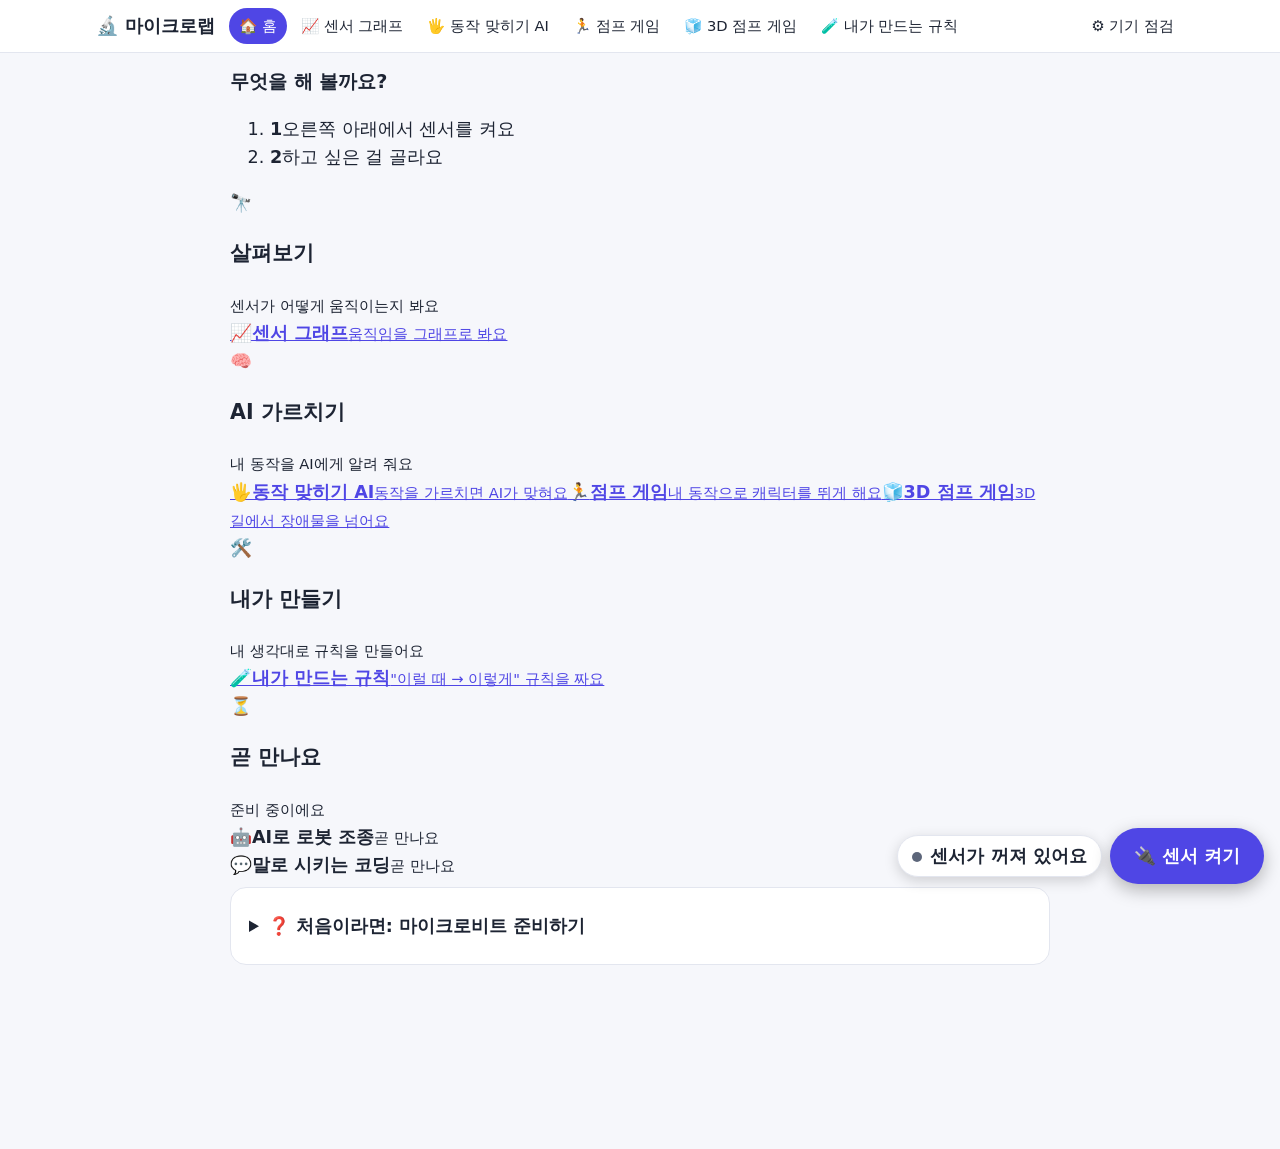
<file: index.html>
<!doctype html>
<html lang="ko">
<head>
<meta charset="utf-8">
<meta name="viewport" content="width=device-width, initial-scale=1">
<title>마이크로랩</title>
<link rel="stylesheet" href="css/style.css">
</head>
<body>
<header class="topnav" id="topnav">
  <div class="topnav-in">
    <a class="brand" href="#/">🔬 마이크로랩</a>
    <button class="nav-toggle" data-nav-toggle aria-expanded="false" aria-controls="nav-menu">☰ 메뉴</button>
    <nav class="nav-menu" id="nav-menu" data-nav-menu aria-label="메뉴"></nav>
  </div>
</header>
<main>

  <section class="sensorbar" aria-label="센서 켜기">
    <div class="sensorbar-row">
      <span id="status" class="status" role="status">센서가 꺼져 있어요</span>
      <button id="btn-start" class="start-btn" aria-expanded="false" aria-controls="connect-pick">🔌 센서 켜기</button>
      <button id="btn-disconnect" class="ghost" hidden>연결 끊기</button>
    </div>
    <div id="connect-pick" class="connect-pick" hidden>
      <p class="pick-title">어떻게 켤까요?</p>
      <div class="pick-grid">
        <button id="btn-connect" class="pick"><span class="em">🔌</span><b>USB로 켜기</b><small>케이블로 연결해요</small></button>
        <button id="btn-ble" class="pick"><span class="em">📶</span><b>블루투스로 켜기</b><small>선 없이 연결해요 (v2만)</small></button>
        <button id="btn-sim" class="pick"><span class="em">🖱️</span><b>마우스로 해 보기</b><small>마이크로비트가 없어도 돼요</small></button>
      </div>
    </div>
  </section>
  <div id="msg" class="msg" role="status" hidden></div>
  <div id="sim-float" class="pad-float" hidden>
    <div class="pad-bar" id="pad-bar">🖱️ 마우스 판 <button id="pad-fold" type="button" aria-expanded="true">접기</button></div>
    <div id="sim-pad" class="pad">
      <div class="pad-hint" id="pad-hint">🖱️ 여기서 마우스를<br>움직여 봐요</div>
      <div class="pad-scene" aria-hidden="true"><div class="pad-board" id="pad-board"><i class="btn-a"></i><i class="btn-b"></i></div></div>
      <div class="pad-dot" id="pad-dot" aria-hidden="true"></div>
      <div class="pad-state" id="pad-state" role="status">판 밖이에요 · 센서는 가만히 있어요</div>
    </div>
  </div>

  <div id="view"></div>

  <details id="setup" class="card">
    <summary>❓ 처음이라면: 마이크로비트 준비하기</summary>
    <ol>
      <li><a href="firmware/microlab.hex" download="microlab.hex">📥 프로그램 파일(microlab.hex) 받기</a>를 눌러 파일을 받아요.</li>
      <li>받은 파일을 마이크로비트(MICROBIT 드라이브)에 끌어다 놓아요. 화면에 하트가 깜빡이면 성공이에요.</li>
      <li>USB 케이블로 컴퓨터와 연결해요. (충전만 되는 케이블은 안 돼요)</li>
      <li>크롬이나 엣지에서 오른쪽 아래의 "센서 켜기 → USB로 켜기"를 누르고 목록에서 마이크로비트를 골라요.</li>
    </ol>
    <p><b>📶 선 없이 쓰고 싶다면 (micro:bit v2만 가능)</b></p>
    <ol>
      <li><a href="firmware/microlab-ble.hex" download="microlab-ble.hex">📥 블루투스용 파일(microlab-ble.hex) 받기</a>를 눌러 마이크로비트(MICROBIT 드라이브)에 끌어다 놓아요.</li>
      <li>건전지 팩을 연결하고 켜요. (USB 케이블은 빼도 돼요)</li>
      <li>컴퓨터의 블루투스를 켜고, 크롬이나 엣지에서 오른쪽 아래의 "센서 켜기 → 블루투스로 켜기"를 눌러 목록에서 "BBC micro:bit"를 골라요. 연결되면 하트가 깜빡여요.</li>
    </ol>
    <p class="small">컴퓨터가 괜찮은지 궁금하면 <a href="tools/device-check/">기기 점검 페이지</a>를 열어 보세요.</p>
  </details>
</main>
<script type="module" src="js/app.js"></script>
</body>
</html>
</file>
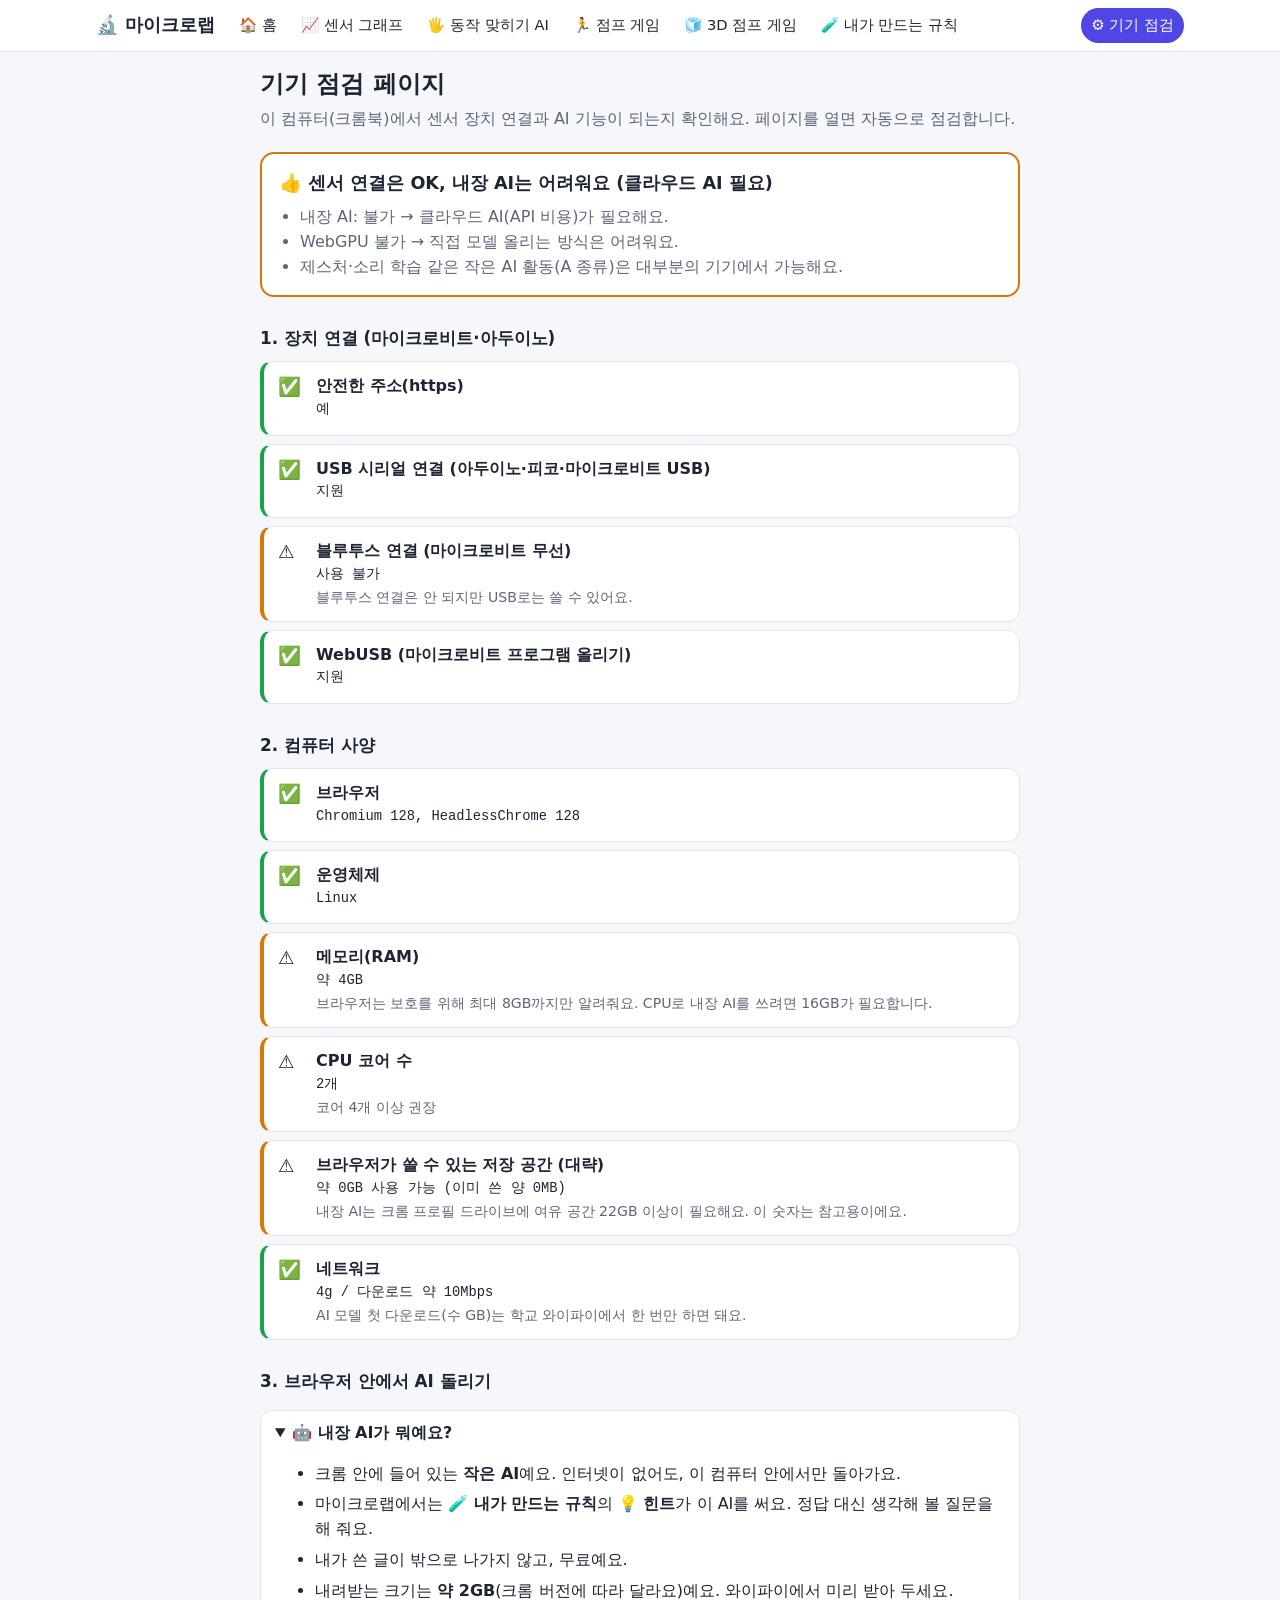
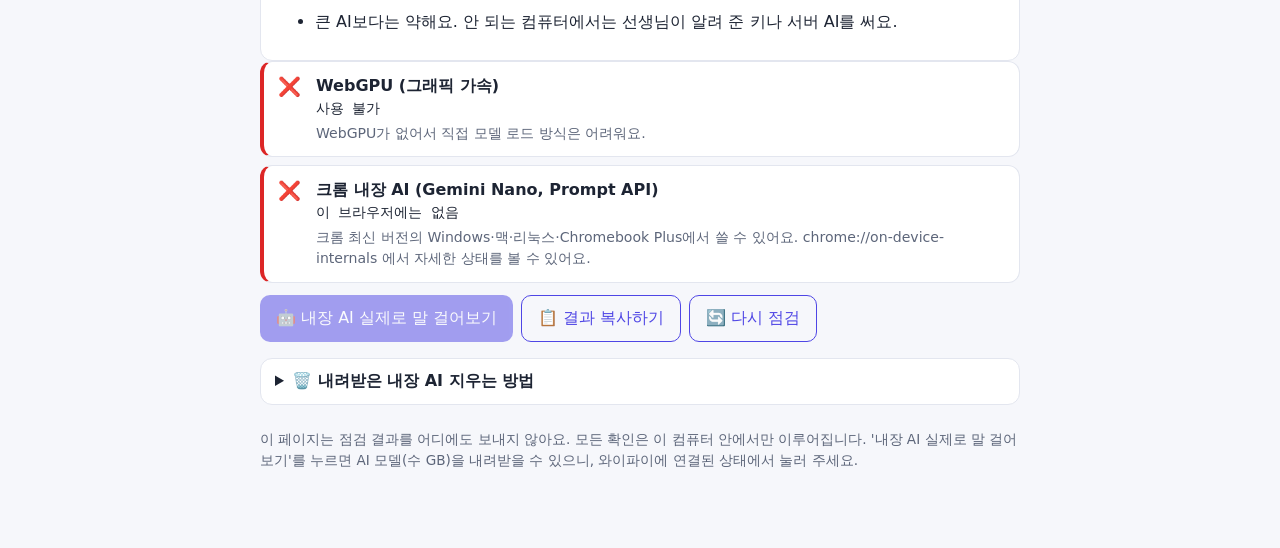
<file: tools/device-check/index.html>
<!doctype html>
<html lang="ko">
<head>
<meta charset="utf-8">
<meta name="viewport" content="width=device-width, initial-scale=1">
<title>기기 점검 페이지</title>
<style>
  :root {
    --bg: #f6f7fb; --card: #fff; --text: #1d2433; --sub: #5d667a; --line: #e3e6ef;
    --ok: #16a34a; --warn: #d97706; --bad: #dc2626; --accent: #4f46e5;
  }
  @media (prefers-color-scheme: dark) {
    :root { --bg: #12141c; --card: #1b1e29; --text: #eceef5; --sub: #a0a8bd; --line: #2b3042; --accent: #818cf8; }
  }
  * { box-sizing: border-box; }
  body { margin: 0; padding: 24px 16px 64px; background: var(--bg); color: var(--text);
    font-family: -apple-system, "Apple SD Gothic Neo", "Noto Sans KR", system-ui, sans-serif; line-height: 1.55; }
  main { max-width: 760px; margin: 0 auto; }
  h1 { font-size: 1.5rem; margin: 0 0 4px; }
  .lead { color: var(--sub); margin: 0 0 20px; }
  h2 { font-size: 1.05rem; margin: 28px 0 10px; }
  .verdict { background: var(--card); border: 2px solid var(--line); border-radius: 14px; padding: 16px 18px; margin-bottom: 8px; }
  .verdict b { font-size: 1.1rem; }
  .verdict ul { margin: 8px 0 0; padding-left: 20px; color: var(--sub); }
  .row { display: grid; grid-template-columns: 28px 1fr; gap: 10px; background: var(--card);
    border: 1px solid var(--line); border-radius: 12px; padding: 12px 14px; margin-bottom: 8px; }
  .icon { font-size: 1.15rem; line-height: 1.4; }
  .name { font-weight: 600; }
  .value { font-family: ui-monospace, Menlo, monospace; font-size: .86rem; color: var(--text); word-break: break-all; }
  .hint { color: var(--sub); font-size: .88rem; margin-top: 2px; }
  .ok .icon::before { content: "✅"; } .warn .icon::before { content: "⚠️"; } .bad .icon::before { content: "❌"; }
  .wait .icon::before { content: "⏳"; }
  .ok { border-left: 4px solid var(--ok); } .warn { border-left: 4px solid var(--warn); }
  .bad { border-left: 4px solid var(--bad); }
  .actions { display: flex; flex-wrap: wrap; gap: 8px; margin: 12px 0; }
  button { font: inherit; background: var(--accent); color: #fff; border: 0; border-radius: 10px;
    padding: 10px 16px; cursor: pointer; }
  button.ghost { background: transparent; color: var(--accent); border: 1.5px solid var(--accent); }
  button:disabled { opacity: .5; cursor: default; }
  progress { width: 100%; height: 14px; margin-top: 8px; }
  pre { background: var(--card); border: 1px solid var(--line); border-radius: 10px; padding: 12px;
    white-space: pre-wrap; font-size: .85rem; margin: 8px 0 0; }
  .pct { font-weight: 700; margin-top: 6px; }
  .toast { position: fixed; left: 50%; bottom: 24px; transform: translate(-50%, 20px); background: var(--ok); color: #fff;
    padding: 12px 20px; border-radius: 12px; box-shadow: 0 6px 20px rgba(0,0,0,.25); opacity: 0; pointer-events: none;
    transition: opacity .25s, transform .25s; max-width: calc(100vw - 32px); z-index: 10; }
  .toast.show { opacity: 1; transform: translate(-50%, 0); }
  details.del { background: var(--card); border: 1px solid var(--line); border-radius: 12px; padding: 10px 14px; margin-top: 16px; }
  details.del summary { cursor: pointer; font-weight: 600; }
  details.del ol { margin: 8px 0 0; padding-left: 20px; }
  details.del li { margin-bottom: 6px; }
  details.del code { background: var(--bg); padding: 1px 6px; border-radius: 6px; word-break: break-all; }
/* 맨 위 메뉴 바 */
  .topnav { position: sticky; top: 0; z-index: 20; background: var(--card); border-bottom: 1px solid var(--line); margin: -24px -16px 14px; }
  .topnav-in { max-width: 1120px; margin: 0 auto; padding: 8px 16px; display: flex; align-items: center; flex-wrap: wrap; gap: 6px 14px; }
  .brand { font-weight: 800; font-size: 1.15rem; color: var(--text); text-decoration: none; white-space: nowrap; }
  .nav-menu { display: flex; flex-wrap: wrap; gap: 4px; flex: 1; }
  .nav-menu a { padding: 6px 10px; border-radius: 999px; color: var(--text); text-decoration: none; font-size: .92rem; white-space: nowrap; }
  .nav-menu a:hover { background: rgba(129,140,248,.18); }
  .nav-menu a[aria-current="page"] { background: var(--accent); color: #fff; }
  .nav-menu .nav-right { margin-left: auto; }
  .nav-toggle { display: none; margin-left: auto; }
  @media (max-width: 760px) {
    .nav-toggle { display: inline-block; }
    .nav-menu { display: none; flex-basis: 100%; flex-direction: column; padding-bottom: 6px; }
    .nav-menu.open { display: flex; }
    .nav-menu a { padding: 10px 12px; border-radius: 10px; font-size: 1rem; }
    .nav-menu .nav-right { margin-left: 0; }
  }
  
  .note { color: var(--sub); font-size: .85rem; margin-top: 24px; }
</style>
</head>
<body>
<header class="topnav" id="topnav">
  <div class="topnav-in">
    <a class="brand" href="../../#/">🔬 마이크로랩</a>
    <button class="nav-toggle" data-nav-toggle aria-expanded="false" aria-controls="nav-menu">☰ 메뉴</button>
    <nav class="nav-menu" id="nav-menu" data-nav-menu aria-label="메뉴"></nav>
  </div>
</header>
<main>
  <h1>기기 점검 페이지</h1>
  <p class="lead">이 컴퓨터(크롬북)에서 센서 장치 연결과 AI 기능이 되는지 확인해요. 페이지를 열면 자동으로 점검합니다.</p>

  <div class="verdict" id="verdict"><b>점검 중...</b></div>

  <h2>1. 장치 연결 (마이크로비트·아두이노)</h2>
  <div id="group-connect"></div>

  <h2>2. 컴퓨터 사양</h2>
  <div id="group-spec"></div>

  <h2>3. 브라우저 안에서 AI 돌리기</h2>
  <details class="del" id="ai-about" open>
    <summary>🤖 내장 AI가 뭐예요?</summary>
    <ul>
      <li>크롬 안에 들어 있는 <b>작은 AI</b>예요. 인터넷이 없어도, 이 컴퓨터 안에서만 돌아가요.</li>
      <li>마이크로랩에서는 <b>🧪 내가 만드는 규칙</b>의 <b>💡 힌트</b>가 이 AI를 써요. 정답 대신 생각해 볼 질문을 해 줘요.</li>
      <li>내가 쓴 글이 밖으로 나가지 않고, 무료예요.</li>
      <li>내려받는 크기는 <b>약 2GB</b>(크롬 버전에 따라 달라요)예요. 와이파이에서 미리 받아 두세요.</li>
      <li>큰 AI보다는 약해요. 안 되는 컴퓨터에서는 선생님이 알려 준 키나 서버 AI를 써요.</li>
    </ul>
  </details>
  <div id="group-ai"></div>

  <div class="actions">
    <button id="btn-test" disabled>🤖 내장 AI 실제로 말 걸어보기</button>
    <button id="btn-copy" class="ghost">📋 결과 복사하기</button>
    <button id="btn-rerun" class="ghost">🔄 다시 점검</button>
  </div>
  <progress id="progress" max="1" value="0" hidden></progress>
  <div class="pct" id="pct" hidden></div>
  <pre id="test-out" hidden></pre>

  <details class="del" id="del-guide">
    <summary>🗑️ 내려받은 내장 AI 지우는 방법</summary>
    <p class="hint">내장 AI 모델은 크롬이 관리해서, 웹페이지가 직접 지울 수 없어요. 아래 순서로 지워 주세요.</p>
    <ol>
      <li>크롬 <b>설정 → 시스템</b>에서 <b>온디바이스 AI</b>(On-device AI)를 꺼요. 끄면 모델이 지워지고 다시 받지 않아요.</li>
      <li>그 메뉴가 없으면 주소창에 <code>chrome://flags</code>를 열고 <b>Prompt API for Gemini Nano</b>와 <b>Enable on device model</b> 같은 항목을 <b>Disabled</b>로 바꾼 뒤 크롬을 다시 시작해요.</li>
      <li>그래도 남아 있으면 크롬을 끈 뒤 폴더 <code>OptGuideOnDeviceModel</code>을 지워요.<br>
        맥: <code>~/Library/Application Support/Google/Chrome/OptGuideOnDeviceModel</code><br>
        윈도우: <code>%LOCALAPPDATA%\Google\Chrome\User Data\OptGuideOnDeviceModel</code></li>
    </ol>
    <p class="hint">1·2번을 하지 않고 폴더만 지우면 크롬이 다시 내려받을 수 있어요. 크롬 버전에 따라 메뉴 이름이 다를 수 있어요.</p>
  </details>
  <div class="toast" id="toast" role="status" aria-live="polite"></div>

  <p class="note">
    이 페이지는 점검 결과를 어디에도 보내지 않아요. 모든 확인은 이 컴퓨터 안에서만 이루어집니다.
    '내장 AI 실제로 말 걸어보기'를 누르면 AI 모델(수 GB)을 내려받을 수 있으니, 와이파이에 연결된 상태에서 눌러 주세요.
  </p>
</main>

<script type="module">
  import { buildNav } from "../../js/nav.js";
  buildNav({ bar: document.getElementById("topnav"), base: "../../", current: "device-check" });
</script>
<script>
(() => {
  const $ = (id) => document.getElementById(id);
  const results = [];           // 복사용 보고서 데이터
  let aiState = "unknown";      // 내장 AI 상태
  let gpuOk = false;
  let serialOk = false, bleOk = false;

  const makeRow = (group, title) => {
    const el = document.createElement("div");
    el.className = "row wait";
    const icon = document.createElement("div"); icon.className = "icon";
    const body = document.createElement("div");
    const name = document.createElement("div"); name.className = "name"; name.textContent = title;
    const val = document.createElement("div"); val.className = "value";
    const hint = document.createElement("div"); hint.className = "hint";
    body.append(name, val, hint);
    el.append(icon, body);
    $(group).appendChild(el);
    return {
      set(status, value, hintText) {
        el.className = "row " + status;
        val.textContent = value || "";
        hint.textContent = hintText || "";
        results.push(`${{ok: "[OK]", warn: "[주의]", bad: "[안됨]"}[status]} ${title}: ${value || ""}`);
      }
    };
  };

  async function runChecks() {
    results.length = 0;
    ["group-connect", "group-spec", "group-ai"].forEach((g) => ($(g).textContent = ""));

    // ---- 1. 장치 연결 ----
    const secure = makeRow("group-connect", "안전한 주소(https)");
    secure.set(window.isSecureContext ? "ok" : "bad",
      window.isSecureContext ? "예" : "아니요",
      window.isSecureContext ? "" : "https 주소나 localhost에서만 장치 연결이 됩니다.");

    const serial = makeRow("group-connect", "USB 시리얼 연결 (아두이노·피코·마이크로비트 USB)");
    serialOk = "serial" in navigator;
    serial.set(serialOk ? "ok" : "bad", serialOk ? "지원" : "지원 안 함",
      serialOk ? "" : "크롬 또는 엣지 브라우저가 필요해요. 사파리·아이패드는 안 됩니다.");

    const ble = makeRow("group-connect", "블루투스 연결 (마이크로비트 무선)");
    bleOk = "bluetooth" in navigator;
    let bleNote = "";
    if (bleOk && navigator.bluetooth.getAvailability) {
      try {
        const avail = await navigator.bluetooth.getAvailability();
        if (!avail) { bleOk = false; bleNote = "브라우저는 지원하지만 이 컴퓨터의 블루투스가 꺼져 있거나 없어요."; }
      } catch (e) { /* 무시 */ }
    }
    ble.set(bleOk ? "ok" : "warn", bleOk ? "사용 가능" : "사용 불가",
      bleOk ? "" : (bleNote || "블루투스 연결은 안 되지만 USB로는 쓸 수 있어요."));

    const usb = makeRow("group-connect", "WebUSB (마이크로비트 프로그램 올리기)");
    usb.set("usb" in navigator ? "ok" : "warn", "usb" in navigator ? "지원" : "지원 안 함", "");

    // ---- 2. 컴퓨터 사양 ----
    const brands = (navigator.userAgentData && navigator.userAgentData.brands || [])
      .filter((b) => !/Not/i.test(b.brand)).map((b) => `${b.brand} ${b.version}`).join(", ");
    const br = makeRow("group-spec", "브라우저");
    const isChrome = /Chrom/.test(navigator.userAgent) && !/Edg|OPR/.test(navigator.userAgent);
    br.set(isChrome ? "ok" : "warn", brands || navigator.userAgent,
      isChrome ? "" : "내장 AI는 크롬에서만 확인할 수 있어요.");

    const os = makeRow("group-spec", "운영체제");
    const isCros = /CrOS/.test(navigator.userAgent);
    os.set("ok", (navigator.userAgentData && navigator.userAgentData.platform) || navigator.platform,
      isCros ? "크롬북이에요. 내장 AI는 'Chromebook Plus' 기종만 지원합니다 (아래 결과로 확인)." : "");

    const mem = makeRow("group-spec", "메모리(RAM)");
    const dm = navigator.deviceMemory;
    mem.set(dm >= 8 ? "ok" : dm ? "warn" : "warn",
      dm ? (dm >= 8 ? "8GB 이상" : `약 ${dm}GB`) : "알 수 없음",
      "브라우저는 보호를 위해 최대 8GB까지만 알려줘요. CPU로 내장 AI를 쓰려면 16GB가 필요합니다.");

    const cpu = makeRow("group-spec", "CPU 코어 수");
    const cores = navigator.hardwareConcurrency;
    cpu.set(cores >= 4 ? "ok" : "warn", `${cores || "?"}개`, cores >= 4 ? "" : "코어 4개 이상 권장");

    const st = makeRow("group-spec", "브라우저가 쓸 수 있는 저장 공간 (대략)");
    try {
      const est = await navigator.storage.estimate();
      const gb = (est.quota / 1e9);
      st.set(gb >= 22 ? "ok" : "warn", `약 ${gb.toFixed(0)}GB 사용 가능 (이미 쓴 양 ${(est.usage / 1e6).toFixed(0)}MB)`,
        "내장 AI는 크롬 프로필 드라이브에 여유 공간 22GB 이상이 필요해요. 이 숫자는 참고용이에요.");
    } catch (e) { st.set("warn", "확인 못함", ""); }

    const net = makeRow("group-spec", "네트워크");
    const c = navigator.connection;
    net.set(c && c.saveData ? "warn" : "ok",
      c ? `${c.effectiveType || "?"} / 다운로드 약 ${c.downlink || "?"}Mbps${c.saveData ? " / 데이터 절약 모드" : ""}` : "알 수 없음",
      "AI 모델 첫 다운로드(수 GB)는 학교 와이파이에서 한 번만 하면 돼요.");

    // ---- 3. AI ----
    const gpu = makeRow("group-ai", "WebGPU (그래픽 가속)");
    try {
      if (!navigator.gpu) throw new Error("none");
      const adapter = await navigator.gpu.requestAdapter();
      if (!adapter) throw new Error("noadapter");
      const info = adapter.info || (adapter.requestAdapterInfo ? await adapter.requestAdapterInfo() : {});
      const maxBuf = (adapter.limits.maxBufferSize / 1e9).toFixed(1);
      gpuOk = true;
      gpu.set("ok", `${info.vendor || "?"} ${info.architecture || ""} / 최대 버퍼 ${maxBuf}GB${adapter.features.has("shader-f16") ? " / f16 지원" : ""}`,
        "브라우저에 직접 AI 모델(Gemma 등)을 올리는 방식은 이게 필요해요.");
    } catch (e) {
      gpuOk = false;
      gpu.set("bad", "사용 불가", "WebGPU가 없어서 직접 모델 로드 방식은 어려워요.");
    }

    const lm = makeRow("group-ai", "크롬 내장 AI (Gemini Nano, Prompt API)");
    aiState = "none";
    if (!("LanguageModel" in self)) {
      lm.set("bad", "이 브라우저에는 없음",
        "크롬 최신 버전의 Windows·맥·리눅스·Chromebook Plus에서 쓸 수 있어요. chrome://on-device-internals 에서 자세한 상태를 볼 수 있어요.");
    } else {
      try {
        const a = await LanguageModel.availability({
          expectedInputs: [{ type: "text", languages: ["en"] }],
          expectedOutputs: [{ type: "text", languages: ["en"] }],
        });
        aiState = a;
        const map = {
          available: ["ok", "바로 사용 가능 (모델이 이미 있어요)", ""],
          downloadable: ["ok", "사용 가능 (모델 다운로드 필요)", "아래 버튼으로 내려받고 테스트할 수 있어요."],
          downloading: ["warn", "모델 다운로드 중", "다 받아지면 다시 점검해 보세요."],
          unavailable: ["bad", "이 기기에서는 사용 불가", "사양이 부족하거나 지원하지 않는 기기예요. 클라우드 AI를 쓰는 방법이 필요해요."],
        };
        const m = map[a] || ["warn", String(a), ""];
        lm.set(m[0], m[1], m[2]);
        $("btn-test").disabled = !(a === "available" || a === "downloadable");
      } catch (e) {
        aiState = "error";
        lm.set("warn", "확인 중 오류: " + e.message, "");
      }

      const ko = makeRow("group-ai", "내장 AI 한국어 지원");
      try {
        const k = await LanguageModel.availability({
          expectedInputs: [{ type: "text", languages: ["ko"] }],
          expectedOutputs: [{ type: "text", languages: ["ko"] }],
        });
        ko.set(k === "unavailable" ? "warn" : "ok", k === "unavailable" ? "아직 지원 안 함" : "지원 (" + k + ")",
          k === "unavailable" ? "한국어 질문은 영어로 바꿔 다루거나 클라우드 AI와 함께 써야 할 수 있어요." : "");
      } catch (e) {
        ko.set("warn", "확인 못함: " + e.message, "");
      }
    }

    renderVerdict();
  }

  function renderVerdict() {
    const lines = [];
    const aiLocal = aiState === "available" || aiState === "downloadable" || aiState === "downloading";
    let title, color;
    if (serialOk && aiLocal) { title = "🎉 센서 연결 OK + 내장 AI(무료) 사용 가능한 기기예요"; color = "var(--ok)"; }
    else if (serialOk) { title = "👍 센서 연결은 OK, 내장 AI는 어려워요 (클라우드 AI 필요)"; color = "var(--warn)"; }
    else { title = "⚠️ 크롬/엣지 브라우저에서 다시 점검해 주세요"; color = "var(--bad)"; }
    lines.push(aiLocal ? "내장 AI: 가능 → 말로 코딩하기 등을 무료로 쓸 수 있어요." : "내장 AI: 불가 → 클라우드 AI(API 비용)가 필요해요.");
    lines.push(gpuOk ? "WebGPU 가능 → 작은 모델을 직접 올리는 방식도 시도할 수 있어요." : "WebGPU 불가 → 직접 모델 올리는 방식은 어려워요.");
    lines.push("제스처·소리 학습 같은 작은 AI 활동(A 종류)은 대부분의 기기에서 가능해요.");
    const v = $("verdict");
    v.style.borderColor = color;
    v.textContent = "";
    const b = document.createElement("b"); b.textContent = title;
    const ul = document.createElement("ul");
    lines.forEach((t) => { const li = document.createElement("li"); li.textContent = t; ul.appendChild(li); });
    v.append(b, ul);
    results.unshift("== 결과: " + title);
  }

  let toastTimer = 0;
  function toast(text, ms = 5000) {
    const t = $("toast");
    t.textContent = text;
    t.classList.add("show");
    clearTimeout(toastTimer);
    toastTimer = setTimeout(() => t.classList.remove("show"), ms);
  }

  // ---- 실제 테스트 ----
  $("btn-test").addEventListener("click", async () => {
    const out = $("test-out"), prog = $("progress"), btn = $("btn-test"), pct = $("pct");
    let downloaded = false;
    btn.disabled = true; out.hidden = false; prog.hidden = false; prog.value = 0; pct.hidden = true;
    out.textContent = "AI를 준비하는 중... (처음엔 모델 다운로드로 몇 분 걸릴 수 있어요)";
    try {
      const t0 = performance.now();
      const session = await LanguageModel.create({
        expectedInputs: [{ type: "text", languages: ["en"] }],
        expectedOutputs: [{ type: "text", languages: ["en"] }],
        monitor(m) {
          m.addEventListener("downloadprogress", (e) => {
            downloaded = true;
            prog.value = e.loaded;
            pct.hidden = false;
            const n = Math.floor(e.loaded * 100);
            pct.textContent = n >= 100 ? "⬇️ 100% · 내려받기 끝! 모델을 준비하는 중이에요…" : `⬇️ 내려받는 중 ${n}%`;
            out.textContent = "모델 내려받는 중이에요. 이 창을 닫지 말아 주세요.";
          });
        },
      });
      const t1 = performance.now();
      if (downloaded) {
        pct.hidden = false;
        pct.textContent = "✅ 내려받기 완료 (100%)";
        toast("✅ 내장 AI 다운로드가 끝났어요! 이제 무료로 쓸 수 있어요.");
      } else {
        toast("✅ 내장 AI가 이미 준비되어 있어요.");
      }
      out.textContent = "AI에게 말을 거는 중...";
      const answer = await session.prompt("Say hello to a student in one short sentence.");
      const t2 = performance.now();
      out.textContent = `AI 대답: ${answer}\n\n준비 시간 ${((t1 - t0) / 1000).toFixed(1)}초 / 대답 시간 ${((t2 - t1) / 1000).toFixed(1)}초`;
      results.push(`[테스트] 대답 시간 ${((t2 - t1) / 1000).toFixed(1)}초`);
      if (session.destroy) session.destroy();
    } catch (e) {
      out.textContent = "실패: " + e.message;
      pct.hidden = true;
      toast("⚠️ 내장 AI를 준비하지 못했어요. 아래 내용을 확인해 주세요.", 6000);
      results.push("[테스트 실패] " + e.message);
    } finally {
      prog.hidden = true; btn.disabled = false;
      if (downloaded) runChecks(); // 점검 표를 새 상태(바로 사용 가능)로 고친다
    }
  });

  $("btn-copy").addEventListener("click", async () => {
    const text = results.join("\n");
    try { await navigator.clipboard.writeText(text); $("btn-copy").textContent = "✅ 복사됨!"; }
    catch (e) { const o = $("test-out"); o.hidden = false; o.textContent = text; }
    setTimeout(() => ($("btn-copy").textContent = "📋 결과 복사하기"), 1500);
  });
  $("btn-rerun").addEventListener("click", () => { $("verdict").textContent = "점검 중..."; runChecks(); });

  runChecks();
})();
</script>
</body>
</html>
</file>
<file: css/style.css>
:root {
  --bg: #f6f7fb; --card: #fff; --text: #1d2433; --sub: #5d667a; --line: #e3e6ef;
  --ok: #16a34a; --warn: #d97706; --bad: #dc2626; --accent: #4f46e5; --accent-soft: #eef0ff;
}
@media (prefers-color-scheme: dark) {
  :root { --bg: #12141c; --card: #1b1e29; --text: #eceef5; --sub: #a0a8bd; --line: #2b3042;
    --accent: #818cf8; --accent-soft: #232748; }
}
* { box-sizing: border-box; }
body {
  margin: 0; padding: 24px 16px 72px; background: var(--bg); color: var(--text);
  font-family: -apple-system, "Apple SD Gothic Neo", "Noto Sans KR", system-ui, sans-serif;
  font-size: 1.1rem; line-height: 1.6;
}
main { max-width: 820px; margin: 0 auto; }
h1 { font-size: 1.7rem; margin: 0 0 4px; }
h2 { font-size: 1.2rem; margin: 0 0 10px; }
.lead { color: var(--sub); margin: 0 0 18px; }
.card { background: var(--card); border: 1px solid var(--line); border-radius: 16px; padding: 18px; margin-bottom: 16px; }

/* 단계 표시 */
.steps { display: grid; grid-template-columns: repeat(4, 1fr); gap: 8px; list-style: none; padding: 0; margin: 0 0 16px; }
.steps li { background: var(--card); border: 1px solid var(--line); border-radius: 12px; padding: 10px 6px;
  text-align: center; font-size: .95rem; color: var(--sub); }
.steps li b { display: block; font-size: 1.3rem; }
.steps li.current { border: 2px solid var(--accent); background: var(--accent-soft); color: var(--text); }
.steps li.locked { opacity: .55; }
.steps small { display: block; font-size: .75rem; }

/* 버튼 */
.actions { display: flex; flex-wrap: wrap; gap: 10px; margin-bottom: 12px; }
button {
  font: inherit; font-weight: 600; min-height: 48px; padding: 10px 20px; border-radius: 12px;
  border: 0; background: var(--accent); color: #fff; cursor: pointer;
}
button.ghost { background: transparent; color: var(--accent); border: 2px solid var(--accent); }
button:disabled { opacity: .45; cursor: default; }
button:focus-visible, summary:focus-visible { outline: 3px solid var(--accent); outline-offset: 2px; }

/* 상태 */
.status { display: inline-flex; align-items: center; gap: 8px; padding: 6px 14px; border-radius: 999px;
  background: var(--accent-soft); font-weight: 600; margin-bottom: 12px; }
.status::before { content: ""; width: 10px; height: 10px; border-radius: 50%; background: var(--sub); }
.status.on::before { background: var(--ok); }
.status.err::before { background: var(--bad); }
.msg { margin: 8px 0 12px; padding: 10px 14px; border-radius: 10px; background: var(--accent-soft); }
.msg.warn { border-left: 5px solid var(--warn); }
.msg.bad { border-left: 5px solid var(--bad); }

/* 그래프 */
canvas { width: 100%; height: 240px; display: block; background: var(--card); border: 1px solid var(--line); border-radius: 12px; }
.legend { display: flex; flex-wrap: wrap; gap: 6px 18px; margin: 10px 0 0; font-size: .95rem; }
.legend span::before { content: ""; display: inline-block; width: 14px; height: 4px; border-radius: 2px;
  margin-right: 6px; vertical-align: middle; background: var(--c); }
.legend b { font-family: ui-monospace, Menlo, monospace; display: inline-block; min-width: 4.5ch; text-align: right; }
.rate { color: var(--sub); font-size: .9rem; margin-top: 4px; }

/* 연습 모드 판 */
.pad { height: 220px; border: 3px dashed var(--accent); border-radius: 16px; background: var(--accent-soft);
  display: grid; place-items: center; text-align: center; color: var(--sub); margin-bottom: 12px; touch-action: none; user-select: none; }

details { margin-top: 8px; }
summary { cursor: pointer; font-weight: 600; padding: 6px 0; }
details ol { margin: 8px 0 0; padding-left: 22px; }
details li { margin-bottom: 6px; }
.small { color: var(--sub); font-size: .9rem; }
a { color: var(--accent); }

/* 앱 머리글, 연결 바 */
.app-head { display: flex; align-items: baseline; flex-wrap: wrap; gap: 4px 14px; margin-bottom: 12px; }
.app-head h1 a { color: inherit; text-decoration: none; }
.crumb { font-size: .95rem; }
[hidden] { display: none !important; }
/* 센서 켜기: 오른쪽 아래에 떠 있는 버튼 (어느 화면에서나, 스크롤해도 따라온다) */
.sensorbar { position: fixed; right: 16px; bottom: 16px; z-index: 60; display: flex; flex-direction: column-reverse;
  align-items: flex-end; gap: 10px; max-width: calc(100vw - 32px); }
.sensorbar-row { display: flex; align-items: center; justify-content: flex-end; gap: 8px; }
.sensorbar .status { margin: 0; background: var(--card); border: 1px solid var(--line); box-shadow: 0 4px 14px rgba(0, 0, 0, .16);
  max-width: 220px; overflow: hidden; text-overflow: ellipsis; white-space: nowrap; display: inline-block; }
.sensorbar .status::before { display: inline-block; margin-right: 8px; vertical-align: middle; }
.sensorbar .status.on { background: #dcfce7; color: #14532d; }
.sensorbar .status.err { background: #fee2e2; color: #7f1d1d; }
.sensorbar .start-btn { font-size: 1.1rem; padding: 14px 24px; border-radius: 999px; box-shadow: 0 6px 18px rgba(0, 0, 0, .28); }
.sensorbar .start-btn[aria-expanded="true"] { background: var(--accent-soft); color: var(--accent); box-shadow: inset 0 0 0 2px var(--accent), 0 6px 18px rgba(0, 0, 0, .28); }
.sensorbar #btn-disconnect { min-height: 48px; padding: 6px 18px; border-radius: 999px; background: var(--card); box-shadow: 0 6px 18px rgba(0, 0, 0, .22); }
.connect-pick { width: 320px; max-width: 100%; padding: 12px; background: var(--card); border: 1px solid var(--line);
  border-radius: 16px; box-shadow: 0 10px 30px rgba(0, 0, 0, .28); }
.pick-title { margin: 0 0 8px; font-weight: 700; }
.pick-grid { display: grid; grid-template-columns: 1fr; gap: 8px; }
button.pick { display: flex; flex-direction: row; align-items: center; justify-content: flex-start; gap: 12px; padding: 10px 14px; min-height: 64px;
  background: var(--accent-soft); color: var(--text); border: 2px solid transparent; text-align: left; }
button.pick:hover { border-color: var(--accent); }
button.pick .em { font-size: 1.8rem; line-height: 1.2; }
button.pick b, button.pick small { display: block; }
button.pick small { color: var(--sub); font-weight: 400; font-size: .9rem; line-height: 1.3; }
main { padding-bottom: 96px; } /* 떠 있는 버튼이 내용을 가리지 않게 */
@media (max-width: 520px) {
  .sensorbar { right: 10px; bottom: 10px; }
  .sensorbar .status { max-width: 150px; font-size: .85rem; padding: 6px 10px; }
  .sensorbar .start-btn { padding: 14px 20px; }
}

/* 연습 판: 화면에 떠 있는 작은 창 (모든 모드 공통) */
.pad-float { position: fixed; left: 16px; bottom: 16px; width: 260px; z-index: 50; background: var(--card);
  border: 2px solid var(--accent); border-radius: 14px; box-shadow: 0 8px 24px rgba(0, 0, 0, .22); overflow: hidden; }
.pad-bar { display: flex; align-items: center; justify-content: space-between; gap: 8px; padding: 4px 6px 4px 12px;
  background: var(--accent); color: #fff; font-weight: 700; font-size: .9rem; cursor: grab; touch-action: none; user-select: none; }
.pad-bar.dragging { cursor: grabbing; }
.pad-bar button { min-height: 28px; padding: 0 10px; font-size: .85rem; background: rgba(255, 255, 255, .22); border-radius: 8px; }
.pad-float .pad { height: 150px; margin: 0; border: 0; border-radius: 0; font-size: .85rem; padding: 6px; }
.pad-float.folded .pad { display: none; }
@media (max-width: 520px) { .pad-float { width: 170px; left: 8px; bottom: 8px; } .pad-float .pad { height: 110px; } }

/* ---------- 코딩 방식 + 블록 편집기 ---------- */
.level-switch { display: grid; grid-template-columns: repeat(3, 1fr); gap: 8px; margin: 0 0 12px; }
.level-switch button { display: flex; flex-direction: column; align-items: center; gap: 2px; min-height: 58px; padding: 8px 6px; border-radius: 14px; line-height: 1.25; text-align: center; }
.level-switch button b { font-size: .98rem; }
.level-switch button small { font-size: .78rem; font-weight: 500; opacity: .85; }
.level-switch button.on { background: var(--accent); border-color: var(--accent); color: #fff; box-shadow: 0 4px 12px rgba(79, 70, 229, .28); }
.level-switch button:disabled { opacity: .4; }
@media (max-width: 520px) { .level-switch button small { display: none; } .level-switch button { min-height: 46px; } }

.rules-page .only-blocks, .rules-page .only-bridge { display: none; }
.rules-page[data-level="bridge"] .only-blocks, .rules-page[data-level="block"] .only-blocks { display: block; }
.rules-page[data-level="bridge"] .runbar .only-blocks, .rules-page[data-level="block"] .runbar .only-blocks { display: inline-block; }
.rules-page[data-level="bridge"] .only-bridge { display: block; }
.rules-page[data-level="block"] .only-text, .rules-page[data-level="bridge"] .only-text { display: none; }
.rules-page[data-level="block"] .editor { display: none; }
.rules-page[data-level="bridge"] .code-edit { min-height: 150px; height: 190px; background: #232842; color: #cfd5ee; cursor: default; }

.block-steps { display: flex; flex-wrap: wrap; gap: 6px 14px; margin: 0 0 8px; padding: 0; list-style: none; font-size: .88rem; color: var(--sub); }
.block-steps li { display: flex; align-items: center; gap: 6px; }
.block-steps b { display: inline-grid; place-items: center; width: 22px; height: 22px; border-radius: 50%; background: var(--accent-soft); color: var(--accent); font-size: .8rem; }
.blocks-host { position: relative; height: clamp(380px, 62vh, 560px); border: 2px solid var(--line); border-radius: 14px; overflow: hidden; background: var(--bg); }
.blocks-host:focus-within { border-color: var(--accent); }
.blocks-loading { margin: 0; padding: 40px 16px; text-align: center; color: var(--sub); }
.code-cap { margin: 10px 0 6px; font-size: .88rem; color: var(--sub); }
.blocks-host .blocklyToolboxCategory { padding: 2px 6px; }
.blocks-host .blocklyTreeLabel { font-size: .95rem; font-weight: 800; }

/* 블록 방식에서는 작업 영역이 넓어야 해서 오른쪽 칸을 더 크게 쓴다 */
.rules-page[data-step="2"][data-level="block"] .rules-grid,
.rules-page[data-step="2"][data-level="bridge"] .rules-grid { grid-template-columns: minmax(0, 2fr) minmax(0, 3fr); }
@media (max-width: 860px) {
  .rules-page[data-step="2"][data-level="block"] .rules-grid,
  .rules-page[data-step="2"][data-level="bridge"] .rules-grid { grid-template-columns: 1fr; }
}
.rules-page:not([data-level="text"]) .help-eg-side button { display: none; }
.blocks-host .blocklyToolboxCategory { padding: 5px 8px; margin: 2px 0; }
.blocks-host .blocklyToolboxCategory .blocklyTreeLabel { padding-left: 2px; }

/* 연습 판 위의 마우스 점, 기울어지는 마이크로비트, 상태 글 */
.pad { position: relative; overflow: hidden; cursor: crosshair; }
.pad.inside { border-style: solid; background: color-mix(in srgb, var(--accent-soft) 70%, var(--card)); }
.pad > * { pointer-events: none; }
.pad-hint { position: absolute; top: 8px; left: 0; right: 0; line-height: 1.35; font-weight: 600; }
.pad-scene { position: absolute; inset: 0; display: grid; place-items: center; padding-top: 14px; perspective: 360px; }
.pad-board { position: relative; width: 76px; height: 62px; border-radius: 10px; background: #1e2233;
  box-shadow: 0 6px 14px rgba(0, 0, 0, .28); transition: box-shadow .15s;
  background: radial-gradient(circle, #ff5d73 0 3px, transparent 3.5px) center / 11px 11px space content-box content-box, #1e2233;
  padding: 12px 10px; }
.pad-board i { position: absolute; top: 50%; width: 11px; height: 11px; margin-top: -5px; border-radius: 50%; background: #f0f1f7; }
.pad-board .btn-a { left: -4px; }
.pad-board .btn-b { right: -4px; }
.pad.shaking .pad-board { box-shadow: 0 0 0 4px var(--warn), 0 6px 14px rgba(0, 0, 0, .28); }
.pad-dot { position: absolute; left: 0; top: 0; width: 22px; height: 22px; margin: -11px 0 0 -11px; border-radius: 50%;
  background: var(--accent); border: 3px solid #fff; box-shadow: 0 0 0 3px var(--accent), 0 2px 8px rgba(0, 0, 0, .35);
  opacity: 0; transition: opacity .15s; will-change: transform; }
.pad-state { position: absolute; left: 0; right: 0; bottom: 6px; font-size: .9rem; font-weight: 700; color: var(--sub); }
.pad-state[data-kind="tilt"] { color: var(--accent); }
.pad-state[data-kind="shake"] { color: var(--warn); }
.pad-state[data-kind="still"] { color: var(--ok); }
.pad-float .pad-hint, .pad-float .pad-state { font-size: .85rem; }
@media (max-width: 520px) {
  .pad-float .pad-board { width: 56px; height: 46px; padding: 8px 7px; background-size: 8px 8px; }
  .pad-float .pad-hint { top: 4px; line-height: 1.2; font-size: .75rem; }
  .pad-float .pad-state { font-size: .75rem; bottom: 3px; }
}

/* ---- 규칙 쓰기 카드 정리 (B단계) ---- */
.code-head { display: flex; align-items: center; justify-content: space-between; gap: 10px; }
.code-head .step-title { margin-bottom: 8px; }
.full-close { min-height: 40px; padding: 4px 16px; margin-bottom: 8px; }
.predict-bar { margin-bottom: 8px; padding: 6px 10px; }
/* 방식 고르기: 큰 버튼 3개 → 작은 칩 */
.level-switch { display: flex; flex-wrap: wrap; gap: 6px; margin: 0 0 10px; }
.level-switch button { flex-direction: row; min-height: 40px; padding: 4px 14px; border-radius: 999px; font-size: .95rem; }
.level-switch button small { display: none; }
/* 실행 줄: 실행이 가장 크고, 나머지는 작게 */
.runbar { gap: 8px; }
.runbar button.ghost, .more-menu summary { min-height: 52px; padding: 8px 16px; font-size: 1rem; }
.more-menu { position: relative; }
.more-menu summary { display: inline-flex; align-items: center; justify-content: center; min-width: 52px; list-style: none; cursor: pointer;
  border: 2px solid var(--accent); border-radius: 12px; color: var(--accent); font-weight: 800; font-size: 1.3rem; padding: 0 12px; }
.more-menu summary::-webkit-details-marker { display: none; }
.more-menu[open] summary { background: var(--accent-soft); }
.more-pop { position: absolute; z-index: 30; left: 0; top: calc(100% + 6px); min-width: 210px; display: flex; flex-direction: column; gap: 6px;
  padding: 8px; border-radius: 14px; background: var(--card); border: 1px solid var(--line); box-shadow: 0 10px 28px rgba(0, 0, 0, .22); }
.more-pop button { width: 100%; text-align: left; min-height: 46px; }
.help-back { min-height: 44px; }
/* 접어 두는 보조 줄 */
.snip-fold, .key-tips { margin: 8px 0 0; }
.snip-fold summary, .key-tips summary { font-size: .95rem; color: var(--sub); }
.snip-fold summary small { font-weight: 400; margin-left: 6px; }
.block-wrap.started .block-steps { display: none; }

/* ---- ⛶ 크게 보기 ---- */
.full-strip { display: none; }
.card-code.is-full { position: fixed; inset: 0; z-index: 100; margin: 0 !important; border: 0; border-radius: 0; padding: 12px 18px 14px;
  background: var(--bg); display: flex; flex-direction: column; overflow: auto; }
.card-code.is-full [data-pane="code"] { flex: 1; min-height: 0; display: grid; grid-template-columns: minmax(0, 1fr);
  grid-template-rows: auto auto minmax(0, 1fr) auto auto auto auto; gap: 8px; align-content: stretch; }
.rules-page[data-level="bridge"] .card-code.is-full [data-pane="code"] { grid-template-columns: minmax(0, 3fr) minmax(0, 2fr); }
.card-code.is-full .runbar { grid-column: 1 / -1; grid-row: 1; margin: 0; }
.card-code.is-full [data-dirty] { grid-column: 1 / -1; grid-row: 2; margin: 0; }
.rules-page[data-level] .card-code.is-full .block-wrap { grid-column: 1; grid-row: 3; min-height: 0; display: flex; flex-direction: column; }
.card-code.is-full .blocks-host { flex: 1; height: auto; min-height: 0; }
.card-code.is-full .editor { grid-column: 1 / -1; grid-row: 3; min-height: 0; height: 100%; }
.rules-page[data-level="bridge"] .card-code.is-full .editor { grid-column: 2; }
.rules-page[data-level] .card-code.is-full .code-edit { height: auto; min-height: 0; resize: none; font-size: 16px; }
.card-code.is-full .code-cap { display: none; }
.card-code.is-full .snip-fold { grid-column: 1 / -1; grid-row: 4; margin: 0; }
.card-code.is-full [data-error] { grid-column: 1 / -1; grid-row: 5; margin: 0; }
.card-code.is-full [data-balance] { grid-column: 1 / -1; grid-row: 6; margin: 0; }
.card-code.is-full .key-tips { grid-column: 1 / -1; grid-row: 7; margin: 0; }
.card-code.is-full [data-pane="help"] { overflow: auto; }
.card-code.is-full .predict-bar { display: none; }
.card-code.is-full .full-strip { display: flex; flex-wrap: wrap; align-items: center; gap: 8px 18px; margin-top: 10px; padding: 8px 12px;
  border-radius: 14px; background: var(--card); border: 1px solid var(--line); }
.led-grid.mini { grid-template-columns: repeat(5, 12px); gap: 3px; padding: 6px; border-radius: 8px; }
.led-grid.mini i { width: 12px; height: 12px; border-radius: 3px; }
.led-grid.mini i.on { box-shadow: 0 0 6px #ff4d4daa; }
.strip-vals { display: flex; flex-wrap: wrap; gap: 4px 14px; font-size: .95rem; color: var(--sub); }
.strip-vals b { font-family: ui-monospace, Menlo, monospace; color: var(--text); display: inline-block; min-width: 4ch; text-align: right; }
.strip-log { font-weight: 700; margin-left: auto; }
@media (max-width: 860px) {
  .rules-page[data-level="bridge"] .card-code.is-full [data-pane="code"] { grid-template-columns: minmax(0, 1fr); grid-template-rows: auto auto minmax(0, 3fr) minmax(0, 2fr) auto auto auto; }
  .rules-page[data-level="bridge"] .card-code.is-full .editor { grid-column: 1; grid-row: 4; }
}

.card-code.is-full [data-full]{display:none}

/* 동작 맞히기 AI: 3단계 */
.step-bar { display: flex; flex-wrap: wrap; gap: 8px; margin: 10px 0; }
.step-chip { display: inline-flex; align-items: center; gap: 8px; min-height: 48px; padding: 6px 16px; border-radius: 999px;
  border: 2px solid var(--accent, #4f46e5); background: transparent; color: inherit; font-size: 1.05rem; font-weight: 700; cursor: pointer; }
.step-chip span { display: inline-grid; place-items: center; width: 26px; height: 26px; border-radius: 50%; background: rgba(79,70,229,.15); }
.step-chip.on { background: var(--accent, #4f46e5); color: #fff; }
.step-chip.on span { background: rgba(255,255,255,.25); }
.gest-step[hidden] { display: none; }
.sub-h { margin: 18px 0 8px; font-size: 1.05rem; }

/* 동작 맞히기 AI: 준비 안내와 점수 풀이 */
.ready-note { margin: 12px 0 4px; padding: 10px 14px; border-radius: 10px; font-weight: 700; }
.ready-note.ok { background: rgba(22,163,74,.15); color: var(--ok); }
.ready-note.wait { background: rgba(217,119,6,.15); color: var(--warn); }
.step-nav button:disabled { opacity: .45; cursor: not-allowed; }
.eval-lines { margin: 8px 0; padding-left: 1.2em; line-height: 1.8; }
.mix-box { margin: 12px 0; padding: 12px 14px; border-radius: 10px; background: rgba(217,119,6,.12); }
.mix-box.good { background: rgba(22,163,74,.15); font-weight: 700; }
.mix-box ul { margin: 8px 0; padding-left: 1.2em; line-height: 2.1; }
button.mini { min-height: 36px; padding: 2px 12px; font-size: .9rem; }
.matrix-fold { margin-top: 12px; }
.matrix-fold summary { cursor: pointer; font-weight: 700; }

/* AI 힌트 */
.hint-box { margin: 8px 0 12px; padding: 12px 14px; border-radius: 12px; background: var(--accent-soft); border: 1px solid var(--line); }
.hint-text { margin: 0 0 8px; font-size: 1.05em; line-height: 1.6; white-space: pre-wrap; }
.ai-set summary { cursor: pointer; color: var(--sub); }
.ai-set label { display: block; margin: 8px 0; }
.ai-set input { width: 100%; box-sizing: border-box; margin-top: 4px; }

/* 맨 위 메뉴 바 */
.topnav { position: sticky; top: 0; z-index: 20; background: var(--card); border-bottom: 1px solid var(--line); margin: -24px -16px 14px; }
.topnav-in { max-width: 1120px; margin: 0 auto; padding: 8px 16px; display: flex; align-items: center; flex-wrap: wrap; gap: 6px 14px; }
.brand { font-weight: 800; font-size: 1.15rem; color: var(--text); text-decoration: none; white-space: nowrap; }
.nav-menu { display: flex; flex-wrap: wrap; gap: 4px; flex: 1; }
.nav-menu a { padding: 6px 10px; border-radius: 999px; color: var(--text); text-decoration: none; font-size: .92rem; white-space: nowrap; }
.nav-menu a:hover { background: var(--accent-soft); }
.nav-menu a[aria-current="page"] { background: var(--accent); color: #fff; }
.nav-menu .nav-right { margin-left: auto; }
.nav-toggle { display: none; margin-left: auto; }
@media (max-width: 760px) {
  .nav-toggle { display: inline-block; }
  .nav-menu { display: none; flex-basis: 100%; flex-direction: column; padding-bottom: 6px; }
  .nav-menu.open { display: flex; }
  .nav-menu a { padding: 10px 12px; border-radius: 10px; font-size: 1rem; }
  .nav-menu .nav-right { margin-left: 0; }
}
</file>
